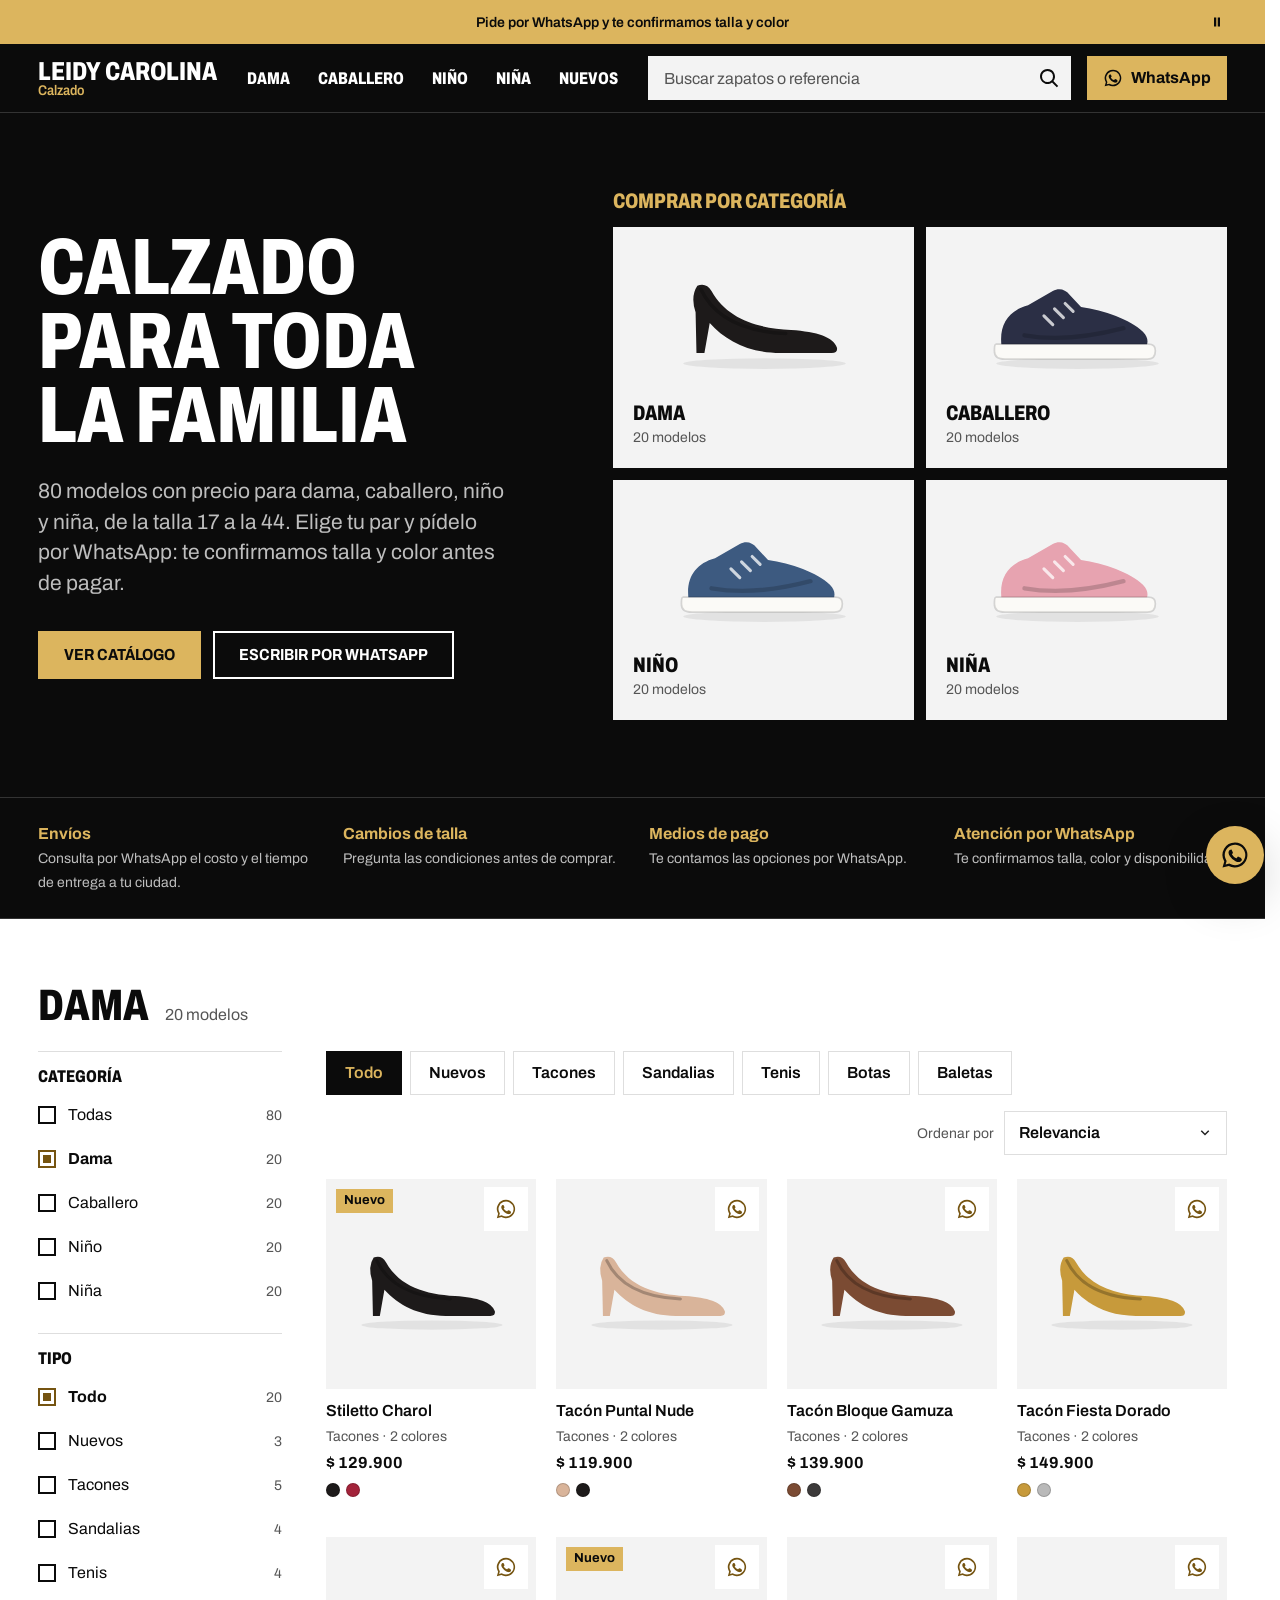
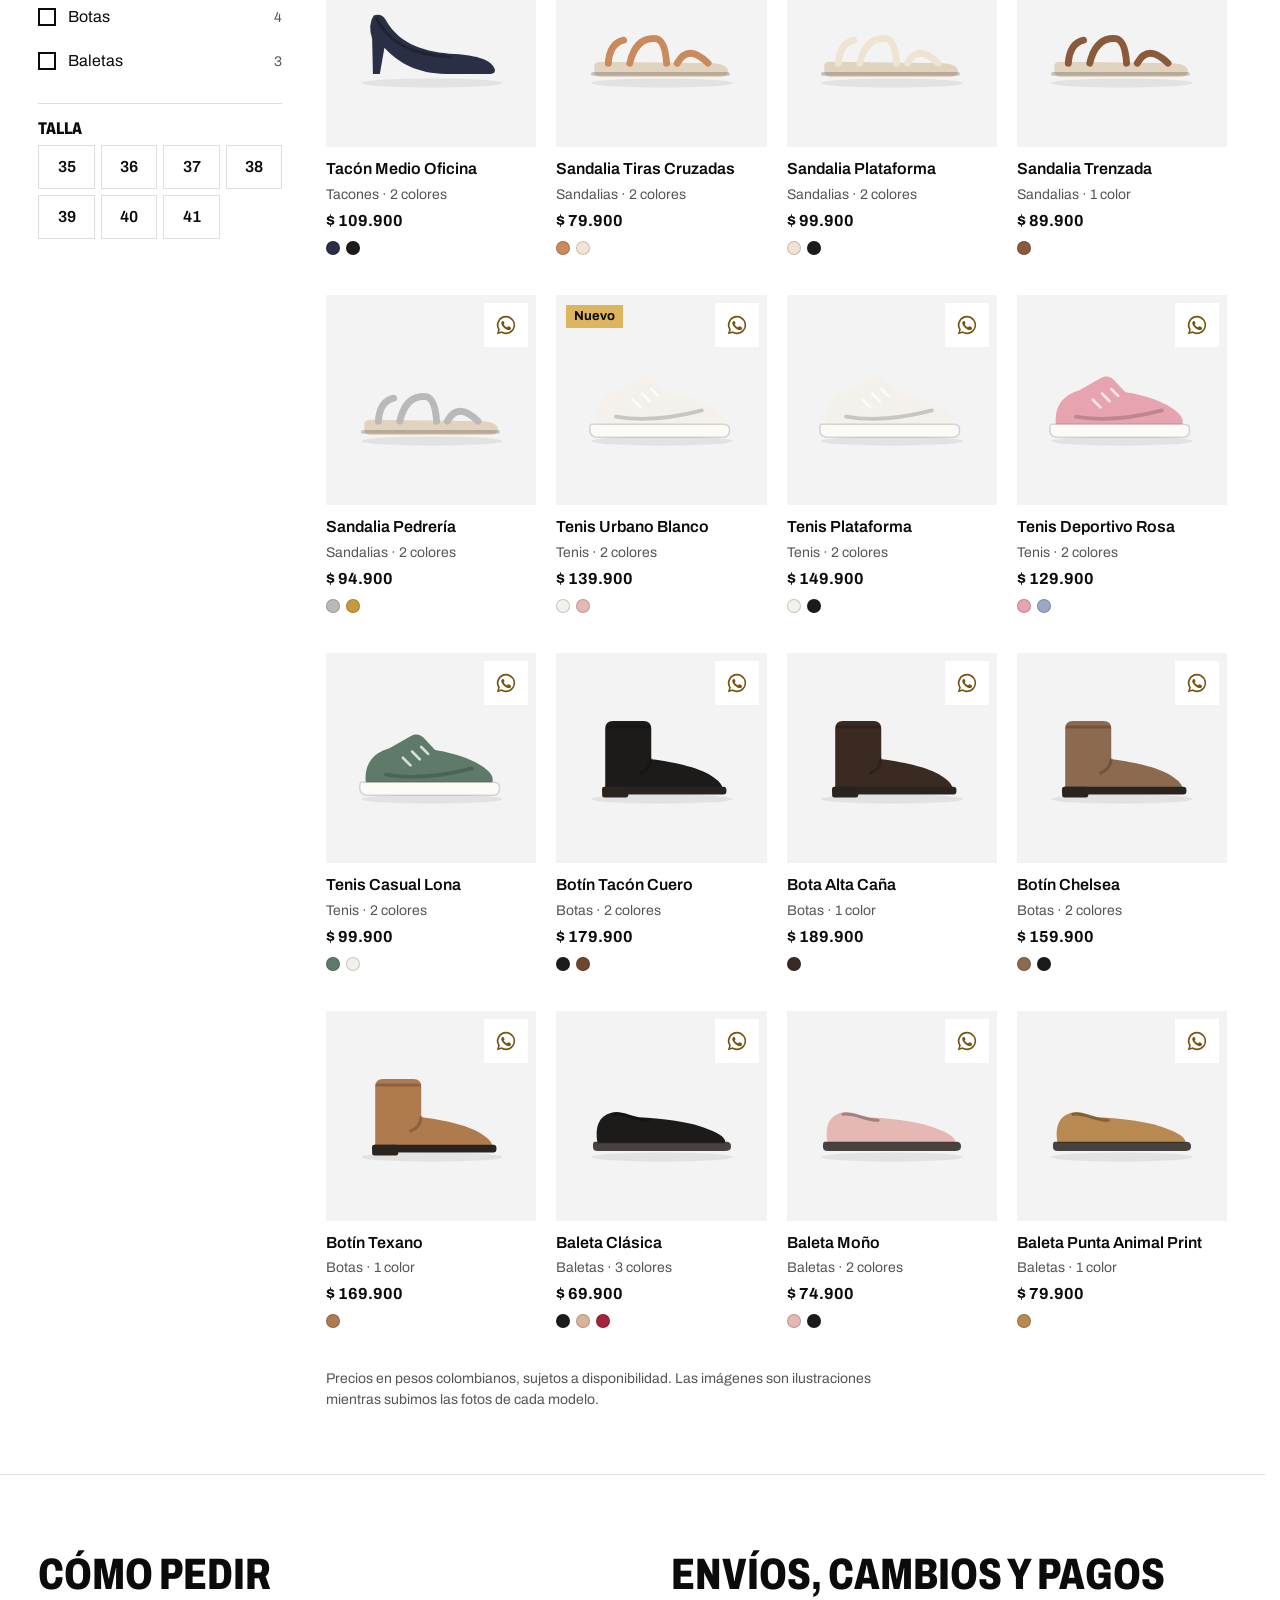
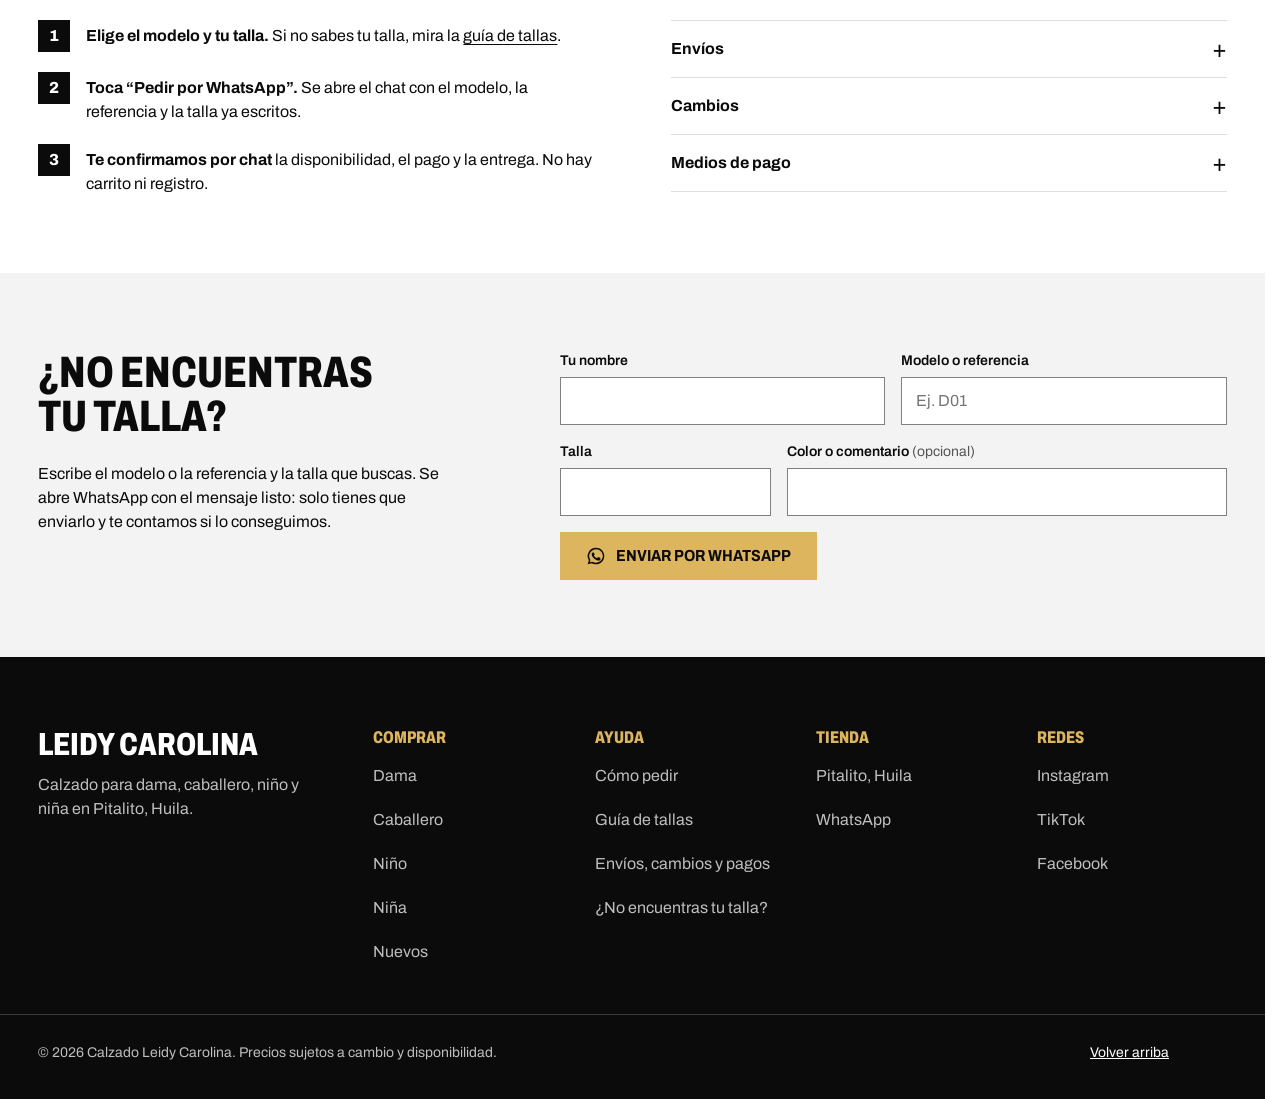
<file: index.html>
<!doctype html>
<html lang="es-CO">
<head>
  <meta charset="utf-8">
  <meta name="viewport" content="width=device-width, initial-scale=1">
  <title>Calzado Leidy Carolina · Zapatos para dama, caballero, niño y niña</title>
  <meta name="description" content="Catálogo de Calzado Leidy Carolina en Pitalito, Huila: 80 modelos para dama, caballero, niño y niña, con precio. Elige tu talla y pide por WhatsApp.">
  <meta name="theme-color" content="#0b0b0b">
  <link rel="icon" href="data:image/svg+xml,%3Csvg xmlns='http://www.w3.org/2000/svg' viewBox='0 0 32 32'%3E%3Crect width='32' height='32' fill='%23222'/%3E%3Cpath d='M9 7h4v14h8v4H9z' fill='%23fff'/%3E%3C/svg%3E">
  <link rel="preconnect" href="https://fonts.googleapis.com">
  <link rel="preconnect" href="https://fonts.gstatic.com" crossorigin>
  <link href="https://fonts.googleapis.com/css2?family=Archivo:wdth,wght@62..125,400..800&display=swap" rel="stylesheet">
  <link rel="stylesheet" href="css/estilos.css">
  <link rel="stylesheet" href="css/tema-dorado.css">
</head>
<body>
  <a class="saltar" href="#catalogo">Saltar al catálogo</a>

  <!-- BARRA DE AVISOS (TIENDA.anuncios) -->
  <div class="aviso" id="aviso" role="region" aria-label="Avisos de la tienda">
    <p class="aviso__texto" id="avisoTexto">Pide por WhatsApp y te confirmamos talla y color</p>
    <button type="button" class="aviso__pausa" id="avisoPausa" aria-pressed="false" hidden>
      <span class="oculto">Pausar avisos</span>
      <svg viewBox="0 0 24 24" aria-hidden="true"><path d="M8 6h3v12H8zM13 6h3v12h-3z"/></svg>
    </button>
  </div>

  <!-- CABECERA -->
  <header class="cabecera" id="inicio">
    <div class="cabecera__in">
      <button type="button" class="icono cabecera__menu" id="abrirMenu" aria-controls="menuMovil" aria-expanded="false">
        <span class="oculto">Abrir menú</span>
        <svg viewBox="0 0 24 24" aria-hidden="true"><path d="M3 6h18v2H3zM3 11h18v2H3zM3 16h18v2H3z"/></svg>
      </button>

      <a class="marca" href="#inicio" aria-label="Calzado Leidy Carolina, inicio">
        <span class="marca__nombre">Leidy Carolina</span>
        <span class="marca__linea">Calzado</span>
      </a>

      <nav class="nav" aria-label="Categorías">
        <ul class="nav__lista" id="navLista"></ul>
      </nav>

      <form class="buscador" id="buscador" role="search">
        <label class="oculto" for="buscar">Buscar en todo el catálogo</label>
        <input type="search" id="buscar" placeholder="Buscar zapatos o referencia" autocomplete="off" enterkeyhint="search">
        <button type="submit" class="icono buscador__ir">
          <span class="oculto">Buscar</span>
          <svg viewBox="0 0 24 24" aria-hidden="true"><path d="M10.5 3a7.5 7.5 0 0 1 5.9 12.1l4.8 4.8-1.4 1.4-4.8-4.8A7.5 7.5 0 1 1 10.5 3zm0 2a5.5 5.5 0 1 0 0 11 5.5 5.5 0 0 0 0-11z"/></svg>
        </button>
      </form>

      <button type="button" class="icono cabecera__lupa" id="abrirBuscar" aria-controls="buscador" aria-expanded="false">
        <span class="oculto">Buscar</span>
        <svg viewBox="0 0 24 24" aria-hidden="true"><path d="M10.5 3a7.5 7.5 0 0 1 5.9 12.1l4.8 4.8-1.4 1.4-4.8-4.8A7.5 7.5 0 1 1 10.5 3zm0 2a5.5 5.5 0 1 0 0 11 5.5 5.5 0 0 0 0-11z"/></svg>
      </button>

      <a class="boton-wa cabecera__wa" data-wa="general" target="_blank" rel="noopener">
        <svg viewBox="0 0 24 24" aria-hidden="true"><use href="#iconoWa"/></svg>
        <span class="cabecera__wa-texto">WhatsApp</span>
      </a>
    </div>
  </header>

  <main>
    <!-- PORTADA: sin fotografía, con accesos por categoría -->
    <section class="portada" aria-labelledby="portadaTitulo">
      <div class="portada__texto">
        <h1 class="portada__titulo" id="portadaTitulo">Calzado para toda la familia</h1>
        <p class="portada__frase">
          <span id="datoModelos">80 modelos con precio</span> para dama, caballero, niño y niña,
          <span id="datoTallas">de la talla 17 a la 44</span>. Elige tu par y pídelo por WhatsApp:
          te confirmamos talla y color antes de pagar.
        </p>
        <div class="portada__acciones">
          <a class="boton" href="#catalogo">Ver catálogo</a>
          <a class="boton boton--claro" data-wa="general" target="_blank" rel="noopener">Escribir por WhatsApp</a>
        </div>
      </div>
      <div class="portada__cats">
        <h2 class="portada__subtitulo">Comprar por categoría</h2>
        <ul class="mosaico" id="mosaico"></ul>
      </div>
    </section>

    <!-- FRANJA DE SERVICIO (TIENDA.servicios) -->
    <section class="servicios" aria-label="Cómo te atendemos">
      <ul class="servicios__lista" id="servicios"></ul>
    </section>

    <!-- CATÁLOGO -->
    <section class="catalogo" id="catalogo" aria-labelledby="catTitulo">
      <div class="catalogo__cabeza">
        <h2 class="catalogo__titulo" id="catTitulo">Dama</h2>
        <p class="catalogo__cuenta" id="catCuenta" aria-live="polite">20 modelos</p>
      </div>

      <div class="catalogo__cuerpo">
        <aside class="filtros" aria-label="Filtros">
          <div class="filtros__cuerpo" id="filtrosLado" data-region></div>
        </aside>

        <div class="catalogo__principal">
          <div class="pildoras" id="pildoras" role="group" aria-label="Tipo de zapato" data-region></div>

          <div class="barra">
            <button type="button" class="boton-filtros" id="abrirFiltros" aria-controls="hojaFiltros">
              <svg viewBox="0 0 24 24" aria-hidden="true"><path d="M3 6h11v2H3zM18 6h3v2h-3zM3 16h4v2H3zM11 16h10v2H11zM14 4h2v6h-2zM7 14h2v6H7z"/></svg>
              Filtros<span class="boton-filtros__n" id="filtrosN"></span>
            </button>
            <label class="orden">
              <span>Ordenar por</span>
              <select id="orden">
                <option value="relevancia">Relevancia</option>
                <option value="precio-menor">Precio: menor a mayor</option>
                <option value="precio-mayor">Precio: mayor a menor</option>
                <option value="nuevos">Nuevos primero</option>
              </select>
            </label>
          </div>

          <ul class="rejilla" id="rejilla"></ul>
          <div class="vacio" id="vacio" hidden></div>
          <p class="catalogo__nota">Precios en pesos colombianos, sujetos a disponibilidad. Las imágenes son ilustraciones mientras subimos las fotos de cada modelo.</p>
        </div>
      </div>
    </section>

    <!-- AYUDA: cómo pedir y políticas (TIENDA.politicas) -->
    <section class="ayuda" id="ayuda" aria-labelledby="ayudaTitulo">
      <div class="ayuda__pasos">
        <h2 class="seccion__titulo" id="ayudaTitulo">Cómo pedir</h2>
        <ol class="pasos">
          <li><b>Elige el modelo y tu talla.</b> Si no sabes tu talla, mira la <button type="button" class="enlace" data-guia>guía de tallas</button>.</li>
          <li><b>Toca “Pedir por WhatsApp”.</b> Se abre el chat con el modelo, la referencia y la talla ya escritos.</li>
          <li><b>Te confirmamos por chat</b> la disponibilidad, el pago y la entrega. No hay carrito ni registro.</li>
        </ol>
      </div>
      <div class="ayuda__politicas" id="envios">
        <h2 class="seccion__titulo">Envíos, cambios y pagos</h2>
        <div class="acordeon" id="politicas"></div>
      </div>
    </section>

    <!-- PEDIDO RÁPIDO -->
    <section class="pedido" id="pedido" aria-labelledby="pedidoTitulo">
      <div class="pedido__texto">
        <h2 class="seccion__titulo" id="pedidoTitulo">¿No encuentras tu talla?</h2>
        <p>Escribe el modelo o la referencia y la talla que buscas. Se abre WhatsApp con el mensaje listo: solo tienes que enviarlo y te contamos si lo conseguimos.</p>
      </div>
      <form class="pedido__form" id="formPedido" novalidate>
        <div class="campo">
          <label for="pedidoNombre">Tu nombre</label>
          <input id="pedidoNombre" name="nombre" autocomplete="name" required>
        </div>
        <div class="campo">
          <label for="pedidoModelo">Modelo o referencia</label>
          <input id="pedidoModelo" name="modelo" placeholder="Ej. D01" required>
        </div>
        <div class="campo campo--corto">
          <label for="pedidoTalla">Talla</label>
          <input id="pedidoTalla" name="talla" type="number" inputmode="numeric" min="15" max="46" required>
        </div>
        <div class="campo campo--ancho">
          <label for="pedidoNota">Color o comentario <span class="campo__opcional">(opcional)</span></label>
          <input id="pedidoNota" name="nota">
        </div>
        <p class="pedido__error" id="pedidoError" role="alert" hidden></p>
        <button type="submit" class="boton boton--wa pedido__enviar">
          <svg viewBox="0 0 24 24" aria-hidden="true"><use href="#iconoWa"/></svg>
          Enviar por WhatsApp
        </button>
      </form>
    </section>
  </main>

  <!-- PIE -->
  <footer class="pie">
    <div class="pie__cols">
      <div class="pie__marca">
        <p class="marca__nombre">Leidy Carolina</p>
        <p>Calzado para dama, caballero, niño y niña en <span id="pieCiudad">Pitalito, Huila</span>.</p>
      </div>
      <nav class="pie__col" aria-labelledby="pieComprar">
        <h2 id="pieComprar">Comprar</h2>
        <ul id="pieCategorias"></ul>
      </nav>
      <nav class="pie__col" aria-labelledby="pieAyuda">
        <h2 id="pieAyuda">Ayuda</h2>
        <ul>
          <li><a href="#ayuda">Cómo pedir</a></li>
          <li><button type="button" class="enlace" data-guia>Guía de tallas</button></li>
          <li><a href="#envios">Envíos, cambios y pagos</a></li>
          <li><a href="#pedido">¿No encuentras tu talla?</a></li>
        </ul>
      </nav>
      <div class="pie__col">
        <h2>Tienda</h2>
        <ul id="pieTienda"></ul>
      </div>
      <div class="pie__col">
        <h2>Redes</h2>
        <ul>
          <li><a id="lnkInstagram" target="_blank" rel="noopener">Instagram</a></li>
          <li><a id="lnkTiktok" target="_blank" rel="noopener">TikTok</a></li>
          <li><a id="lnkFacebook" target="_blank" rel="noopener">Facebook</a></li>
        </ul>
      </div>
    </div>
    <div class="pie__legal">
      <p>© <span id="anio">2026</span> Calzado Leidy Carolina. Precios sujetos a cambio y disponibilidad.</p>
      <a href="#inicio">Volver arriba</a>
    </div>
  </footer>

  <!-- WHATSAPP FLOTANTE CON DOS INTENCIONES -->
  <div class="wa-flota" id="waFlota">
    <div class="wa-flota__menu" id="waMenu" hidden>
      <p class="wa-flota__titulo">¿En qué te ayudamos?</p>
      <a data-wa="compra" target="_blank" rel="noopener">Comprar con asesora</a>
      <a data-wa="servicio" target="_blank" rel="noopener">Servicio al cliente</a>
    </div>
    <button type="button" class="wa-flota__boton" id="waBoton" aria-expanded="false" aria-controls="waMenu">
      <span class="oculto">Escribir por WhatsApp</span>
      <svg viewBox="0 0 24 24" aria-hidden="true"><use href="#iconoWa"/></svg>
    </button>
  </div>

  <!-- FICHA DEL PRODUCTO -->
  <dialog class="modal ficha" id="ficha" aria-labelledby="fichaNombre">
    <div id="fichaContenido"></div>
  </dialog>

  <!-- GUÍA DE TALLAS -->
  <dialog class="modal guia" id="guia" aria-labelledby="guiaTitulo">
    <div class="modal__barra">
      <h2 class="modal__titulo" id="guiaTitulo">Guía de tallas</h2>
      <button type="button" class="icono" data-cerrar><span class="oculto">Cerrar guía de tallas</span><svg viewBox="0 0 24 24" aria-hidden="true"><use href="#iconoX"/></svg></button>
    </div>
    <div class="guia__cuerpo" id="guiaCuerpo"></div>
  </dialog>

  <!-- FILTROS EN TELÉFONO Y TABLETA -->
  <dialog class="modal hoja-filtros" id="hojaFiltros" aria-labelledby="hojaFiltrosTitulo">
    <div class="modal__barra">
      <h2 class="modal__titulo" id="hojaFiltrosTitulo">Filtros</h2>
      <button type="button" class="icono" data-cerrar><span class="oculto">Cerrar filtros</span><svg viewBox="0 0 24 24" aria-hidden="true"><use href="#iconoX"/></svg></button>
    </div>
    <div class="hoja-filtros__cuerpo" id="filtrosHoja" data-region></div>
    <div class="hoja-filtros__pie">
      <button type="button" class="boton boton--claro" data-limpiar>Limpiar</button>
      <button type="button" class="boton" data-cerrar id="verResultados">Ver resultados</button>
    </div>
  </dialog>

  <!-- MENÚ EN TELÉFONO Y TABLETA -->
  <dialog class="modal cajon" id="menuMovil" aria-label="Menú">
    <div class="modal__barra">
      <p class="marca__nombre">Leidy Carolina</p>
      <button type="button" class="icono" data-cerrar><span class="oculto">Cerrar menú</span><svg viewBox="0 0 24 24" aria-hidden="true"><use href="#iconoX"/></svg></button>
    </div>
    <div class="cajon__cuerpo" id="cajonCuerpo"></div>
  </dialog>

  <!-- ÍCONOS -->
  <svg width="0" height="0" class="oculto" aria-hidden="true">
    <symbol id="iconoWa" viewBox="0 0 24 24"><path fill="currentColor" d="M12 2a10 10 0 0 0-8.6 15.1L2 22l5-1.3A10 10 0 1 0 12 2zm0 18.2a8.2 8.2 0 0 1-4.2-1.2l-.3-.2-3 .8.8-2.9-.2-.3A8.2 8.2 0 1 1 12 20.2zm4.5-6.1c-.2-.1-1.5-.7-1.7-.8-.2-.1-.4-.1-.6.1l-.8 1c-.1.2-.3.2-.5.1a6.7 6.7 0 0 1-3.3-2.9c-.2-.4.2-.4.7-1.3.1-.2 0-.3 0-.4l-.8-1.8c-.2-.5-.4-.4-.6-.4h-.5a1 1 0 0 0-.7.3 3 3 0 0 0-.9 2.2 5.2 5.2 0 0 0 1.1 2.7 11.8 11.8 0 0 0 4.5 4c1.7.7 2.3.8 3.2.6.5-.1 1.5-.6 1.7-1.2.2-.6.2-1.1.1-1.2l-.4-.3z"/></symbol>
    <symbol id="iconoX" viewBox="0 0 24 24"><path fill="currentColor" d="M6.4 5 12 10.6 17.6 5 19 6.4 13.4 12l5.6 5.6-1.4 1.4-5.6-5.6L6.4 19 5 17.6l5.6-5.6L5 6.4z"/></symbol>
    <symbol id="iconoFlecha" viewBox="0 0 24 24"><path fill="currentColor" d="m9 5 7 7-7 7-1.4-1.4 5.6-5.6-5.6-5.6z"/></symbol>
  </svg>

  <script src="js/productos.js"></script>
  <script src="js/app.js"></script>
</body>
</html>
</file>
<file: css/estilos.css>
/* =========================================================
   Calzado Leidy Carolina — tienda de calzado, estilo retail sobrio:
   fondo blanco, fichas gris claro, botones negros de esquina recta,
   un acento vino para sellos y estados activos, verde solo en WhatsApp.
   Puntos de corte: 1100px (escritorio) y 760px (teléfono).
   ========================================================= */
:root {
  /* color */
  --blanco: #ffffff;
  --gris: oklch(0.965 0 0);          /* fichas de producto y paneles */
  --gris-hondo: oklch(0.93 0 0);     /* hover de superficies grises */
  --linea: oklch(0.9 0 0);           /* separadores finos de filtros, pie y acordeones */
  --tinta: oklch(0.2 0 0);
  --tinta-hover: oklch(0.34 0 0);
  --tinta-suave: oklch(0.45 0 0);    /* texto secundario: 7:1 sobre blanco */
  --apagado: oklch(0.68 0 0);        /* tallas sin modelos (deshabilitadas) */
  --acento: oklch(0.42 0.14 20);     /* vino: sellos, oferta, activos */
  --wa: oklch(0.47 0.12 152);        /* verde WhatsApp, solo en acciones de WhatsApp */
  --wa-hondo: oklch(0.4 0.11 152);
  --pie-texto: oklch(0.82 0 0);

  /* tipo: una familia, dos anchos */
  --fuente: "Archivo", "Arial Narrow", Arial, sans-serif;
  --paso-chico: 0.875rem;
  --paso-texto: 1rem;
  --paso-guia: clamp(1.125rem, 1rem + 0.4vw, 1.375rem);
  --paso-titulo: clamp(1.75rem, 1.2rem + 2vw, 2.75rem);
  --paso-gigante: clamp(2.5rem, 1.4rem + 4.6vw, 5rem);

  /* espacio */
  --margen: clamp(16px, 3vw, 40px);
  --ancho: 1440px;
  --borde: max(var(--margen), calc((100% - var(--ancho)) / 2 + var(--margen)));
  --alto-cabecera: 68px;

  /* movimiento */
  --salida: cubic-bezier(0.22, 1, 0.36, 1);

  /* elevación: solo para lo que flota (ventanas, menús, botón de WhatsApp) */
  --sombra: 0 16px 48px oklch(0 0 0 / 0.2);

  /* capas */
  --z-cabecera: 40;
  --z-flota: 30;
}

*, *::before, *::after { box-sizing: border-box; }
html { -webkit-text-size-adjust: 100%; scrollbar-gutter: stable; }
@media (prefers-reduced-motion: no-preference) { html { scroll-behavior: smooth; } }
html:has(dialog[open]) { overflow: hidden; }
body {
  margin: 0;
  font-family: var(--fuente);
  font-size: var(--paso-texto);
  line-height: 1.5;
  color: var(--tinta);
  background: var(--blanco);
  -webkit-font-smoothing: antialiased;
  overflow-x: clip;
}
img, svg { display: block; max-width: 100%; }
img { height: auto; }
a { color: inherit; }
button, input, select { font: inherit; color: inherit; }
button { cursor: pointer; }
h1, h2, h3, h4, p, ul, ol, dl, dd, figure { margin: 0; }
ul, ol { padding: 0; list-style: none; }
h1, h2, h3, h4 { text-wrap: balance; }
p { text-wrap: pretty; }
[hidden] { display: none !important; }
:focus-visible { outline: 3px solid var(--tinta); outline-offset: 3px; }
::selection { background: var(--tinta); color: var(--blanco); }

.oculto { /* taste-skill-ignore: ayuda visualmente oculta para lectores de pantalla */
  position: absolute !important;
  width: 1px; height: 1px;
  padding: 0; margin: -1px;
  overflow: hidden;
  clip: rect(0 0 0 0);
  white-space: nowrap;
  border: 0;
}
.saltar {
  position: absolute;
  left: 8px; top: -80px;
  z-index: 100;
  padding: 12px 16px;
  background: var(--tinta);
  color: var(--blanco);
  font-weight: 700;
}
.saltar:focus { top: 8px; }

/* Rótulo: Archivo condensada en mayúsculas */
.portada__titulo, .catalogo__titulo, .seccion__titulo, .marca__nombre, .mosaico__nombre,
.ficha__nombre, .modal__titulo, .vacio__titulo, .cajon__titulo, .cajon__item--cat, .nav__enlace,
.portada__subtitulo, .ficha__subtitulo, .guia__subtitulo, .filtro__titulo, .pie__col h2 {
  font-stretch: 75%;
  font-weight: 800;
  text-transform: uppercase;
  line-height: 1;
  letter-spacing: 0;
}

/* ---------- Botones y enlaces ---------- */
.boton {
  display: inline-flex;
  align-items: center;
  justify-content: center;
  gap: 10px;
  min-height: 48px;
  padding: 0 24px;
  border: 2px solid var(--tinta);
  border-radius: 0;
  background: var(--tinta);
  color: var(--blanco);
  font-weight: 700;
  font-stretch: 87.5%;
  text-transform: uppercase;
  text-decoration: none;
  text-align: center;
  line-height: 1.1;
  transition: background-color 0.2s, border-color 0.2s, color 0.2s;
}
.boton:hover { background: var(--tinta-hover); border-color: var(--tinta-hover); }
.boton svg { width: 20px; height: 20px; flex: none; }
.boton--claro { background: var(--blanco); color: var(--tinta); }
.boton--claro:hover { background: var(--gris); border-color: var(--tinta); }
.boton--wa, .boton-wa { background: var(--wa); border-color: var(--wa); color: var(--blanco); }
.boton--wa:hover, .boton-wa:hover { background: var(--wa-hondo); border-color: var(--wa-hondo); }

.enlace {
  padding: 0;
  border: 0;
  background: none;
  color: inherit;
  text-decoration: underline;
  text-underline-offset: 3px;
  text-decoration-thickness: 1px;
}
.enlace:hover { text-decoration-thickness: 2px; }
.enlace--bloque { display: inline-flex; align-items: center; min-height: 44px; }

.icono {
  display: inline-grid;
  place-items: center;
  flex: none;
  width: 44px; height: 44px;
  padding: 0;
  border: 0;
  background: none;
  color: inherit;
}
.icono svg { width: 24px; height: 24px; fill: currentColor; }

/* ---------- Barra de avisos ---------- */
.aviso {
  position: relative;
  display: flex;
  align-items: center;
  justify-content: center;
  min-height: 44px;
  padding: 0 56px;
  background: var(--tinta);
  color: var(--blanco);
  font-size: var(--paso-chico);
  font-weight: 600;
  text-align: center;
}
.aviso :focus-visible { outline-color: var(--blanco); outline-offset: -4px; }
.aviso__pausa {
  position: absolute;
  right: max(4px, calc(var(--margen) - 12px));
  top: 0;
  display: grid;
  place-items: center;
  width: 44px; height: 44px;
  border: 0;
  background: none;
  color: var(--blanco);
}
.aviso__pausa svg { width: 18px; height: 18px; fill: currentColor; }

/* ---------- Cabecera ---------- */
.cabecera {
  position: sticky;
  top: 0;
  z-index: var(--z-cabecera);
  background: var(--blanco);
  border-bottom: 1px solid var(--linea);
}
.cabecera__in {
  display: flex;
  align-items: center;
  gap: 8px 16px;
  max-width: var(--ancho);
  min-height: var(--alto-cabecera);
  margin: 0 auto;
  padding: 0 var(--margen);
}
.marca {
  display: flex;
  flex-direction: column;
  justify-content: center;
  flex: none;
  min-height: 44px;
  text-decoration: none;
  line-height: 1;
}
.marca .marca__nombre { font-size: 1.625rem; }
.marca__linea {
  font-size: var(--paso-chico);
  font-weight: 600;
  font-stretch: 87.5%;
  color: var(--tinta-suave);
}
.cabecera__menu { margin-left: -10px; }

.nav { align-self: stretch; }
.nav__lista { display: flex; height: 100%; }
.nav__item { position: relative; display: flex; }
.nav__enlace {
  display: flex;
  align-items: center;
  padding: 0 14px;
  font-size: 1.0625rem;
  text-decoration: none;
  border-bottom: 3px solid transparent;
  border-top: 3px solid transparent;
}
.nav__item:hover > .nav__enlace { border-bottom-color: var(--tinta); }
.nav__panel {
  position: absolute;
  top: 100%;
  left: 0;
  min-width: 240px;
  padding: 8px 0;
  background: var(--blanco);
  border: 1px solid var(--linea);
  box-shadow: var(--sombra); /* taste-skill-ignore: menú desplegable, flota sobre la página */
  visibility: hidden;
  opacity: 0;
  transform: translateY(6px);
  transition: opacity 0.18s, transform 0.18s var(--salida), visibility 0s 0.18s;
}
.nav__item:hover .nav__panel,
.nav__item:focus-within .nav__panel {
  visibility: visible;
  opacity: 1;
  transform: none;
  transition: opacity 0.18s, transform 0.25s var(--salida), visibility 0s;
}
.nav__item.cerrado .nav__panel { visibility: hidden; opacity: 0; }
.nav__panel a {
  display: flex;
  align-items: center;
  justify-content: space-between;
  gap: 16px;
  min-height: 44px;
  padding: 0 20px;
  text-decoration: none;
}
.nav__panel a:hover { background: var(--gris); }
.nav__panel li:first-child a { font-weight: 700; }
.nav__panel span { color: var(--tinta-suave); font-size: var(--paso-chico); font-weight: 400; }

.buscador {
  display: flex;
  align-items: center;
  flex: 1 1 200px;
  min-width: 0;
  max-width: 440px;
  margin-left: auto;
  background: var(--gris);
}
.buscador:focus-within { outline: 3px solid var(--tinta); outline-offset: 0; }
.buscador input {
  flex: 1;
  min-width: 0;
  height: 44px;
  padding: 0 0 0 16px;
  border: 0;
  background: transparent;
  font-size: 1rem;
}
.buscador input:focus-visible { outline: none; }
.buscador input::placeholder { color: var(--tinta-suave); opacity: 1; }
.buscador__ir:focus-visible { outline-offset: -3px; }

.boton-wa {
  display: inline-flex;
  align-items: center;
  gap: 8px;
  flex: none;
  min-height: 44px;
  padding: 0 16px;
  border: 0;
  font-weight: 700;
  text-decoration: none;
}
.boton-wa svg { width: 20px; height: 20px; }

/* ---------- Portada ---------- */
.portada {
  display: grid;
  grid-template-columns: minmax(0, 5fr) minmax(0, 6fr);
  align-items: center;
  gap: clamp(32px, 5vw, 80px);
  padding: clamp(40px, 6vw, 88px) var(--borde);
}
.portada__titulo { font-size: var(--paso-gigante); line-height: 0.92; }
.portada__frase {
  max-width: 46ch;
  margin-top: 24px;
  font-size: var(--paso-guia);
  line-height: 1.45;
}
.portada__acciones { display: flex; flex-wrap: wrap; gap: 12px; margin-top: 32px; }
.portada__subtitulo { font-size: var(--paso-guia); margin-bottom: 16px; }

.mosaico { display: grid; grid-template-columns: repeat(2, minmax(0, 1fr)); gap: 12px; }
.mosaico__tile {
  display: grid;
  gap: 4px;
  height: 100%;
  padding: 16px 20px 20px;
  background: var(--gris);
  text-decoration: none;
  transition: background-color 0.2s;
}
.mosaico__tile:hover { background: var(--gris-hondo); }
.mosaico__foto { display: grid; place-items: center; aspect-ratio: 16 / 9; }
.mosaico__foto svg { width: 78%; transition: transform 0.4s var(--salida); }
.mosaico__tile:hover .mosaico__foto svg { transform: translateY(-6px); }
.mosaico__nombre { font-size: var(--paso-guia); margin-top: 8px; }
.mosaico__n { color: var(--tinta-suave); font-size: var(--paso-chico); }

/* ---------- Franja de servicio ---------- */
.servicios { border-block: 1px solid var(--linea); }
.servicios__lista {
  display: grid;
  grid-template-columns: repeat(4, minmax(0, 1fr));
  gap: 20px 32px;
  padding: 24px var(--borde);
}
.servicios__lista b { display: block; font-weight: 700; }
.servicios__lista span { color: var(--tinta-suave); font-size: var(--paso-chico); }

/* ---------- Catálogo ---------- */
.catalogo, .ayuda, .pedido { scroll-margin-top: var(--alto-cabecera); }
.catalogo { padding: clamp(40px, 5vw, 72px) var(--borde); }
.catalogo__cabeza {
  display: flex;
  flex-wrap: wrap;
  align-items: baseline;
  gap: 8px 16px;
  margin-bottom: 24px;
}
.catalogo__titulo { font-size: var(--paso-titulo); overflow-wrap: anywhere; }
.catalogo__cuenta { color: var(--tinta-suave); }
.catalogo__cuerpo {
  display: grid;
  grid-template-columns: 248px minmax(0, 1fr);
  gap: 40px;
  align-items: start;
}
.catalogo__nota { margin-top: 40px; color: var(--tinta-suave); font-size: var(--paso-chico); max-width: 70ch; }

/* Filtros (barra lateral y hoja) */
.filtros {
  position: sticky;
  top: calc(var(--alto-cabecera) + 16px);
  max-height: calc(100vh - var(--alto-cabecera) - 32px);
  overflow-y: auto;
  padding-right: 4px;
}
.filtro { padding: 16px 0 20px; border-top: 1px solid var(--linea); }
.filtro__titulo { font-size: 1.0625rem; margin-bottom: 8px; }
.filtro__nota { color: var(--tinta-suave); font-size: var(--paso-chico); }
.opcion {
  display: flex;
  align-items: center;
  gap: 12px;
  width: 100%;
  min-height: 44px;
  padding: 0;
  border: 0;
  background: none;
  text-align: left;
}
.opcion::before {
  content: "";
  flex: none;
  width: 18px; height: 18px;
  border: 2px solid var(--tinta);
  background: var(--blanco);
}
.opcion[aria-pressed="true"]::before { background: var(--acento); border-color: var(--acento); box-shadow: inset 0 0 0 3px var(--blanco); /* taste-skill-ignore: relleno de la casilla marcada, no es sombra */ }
.opcion[aria-pressed="true"] { font-weight: 700; }
.opcion span:first-child { flex: 1; }
.opcion__n { color: var(--tinta-suave); font-size: var(--paso-chico); font-weight: 400; }
.opcion:disabled { color: var(--apagado); cursor: default; }
.opcion:disabled::before { border-color: var(--apagado); }
.opcion:disabled .opcion__n { color: var(--apagado); }
.opcion:hover:not(:disabled) span:first-child { text-decoration: underline; text-underline-offset: 3px; }
.filtros__limpiar { width: 100%; }

.tallas { display: grid; grid-template-columns: repeat(auto-fill, minmax(48px, 1fr)); gap: 6px; margin-bottom: 4px; }
.talla {
  min-height: 44px;
  padding: 0;
  border: 1px solid var(--linea);
  background: var(--blanco);
  font-weight: 600;
  transition: border-color 0.15s;
}
.talla:hover:not(:disabled) { border-color: var(--tinta); }
.talla[aria-pressed="true"] { background: var(--tinta); border-color: var(--tinta); color: var(--blanco); }
.talla:disabled { background: var(--gris); color: var(--apagado); text-decoration: line-through; cursor: default; }

/* Pastillas de tipo y barra de orden */
.pildoras {
  display: flex;
  gap: 8px;
  overflow-x: auto;
  scrollbar-width: none;
  padding: 3px; /* deja ver el foco */
  margin: -3px;
}
.pildoras::-webkit-scrollbar { display: none; }
.pildora {
  flex: none;
  min-height: 44px;
  padding: 0 18px;
  border: 1px solid var(--linea);
  background: var(--blanco);
  font-weight: 600;
  white-space: nowrap;
}
.pildora:hover { border-color: var(--tinta); }
.pildora[aria-pressed="true"] { background: var(--tinta); border-color: var(--tinta); color: var(--blanco); }

.barra {
  display: flex;
  align-items: center;
  justify-content: space-between;
  gap: 12px;
  margin: 16px 0 24px;
}
.boton-filtros {
  display: none;
  align-items: center;
  gap: 8px;
  min-height: 44px;
  padding: 0 16px;
  border: 1px solid var(--tinta);
  background: var(--blanco);
  font-weight: 700;
}
.boton-filtros svg { width: 20px; height: 20px; fill: currentColor; }
.orden { display: flex; align-items: center; gap: 10px; margin-left: auto; }
.orden span { color: var(--tinta-suave); font-size: var(--paso-chico); }
.orden select {
  min-height: 44px;
  padding: 0 40px 0 14px;
  border: 1px solid var(--linea);
  border-radius: 0;
  background: var(--blanco) url("data:image/svg+xml,%3Csvg xmlns='http://www.w3.org/2000/svg' viewBox='0 0 24 24'%3E%3Cpath d='m7 9 5 5 5-5' fill='none' stroke='%23222' stroke-width='2'/%3E%3C/svg%3E") no-repeat right 12px center / 18px;
  appearance: none;
  font-weight: 600;
}
.orden select:hover { border-color: var(--tinta); }

/* Rejilla de productos */
.rejilla {
  display: grid;
  grid-template-columns: repeat(4, minmax(0, 1fr));
  gap: 40px 20px;
}
.tarjeta { position: relative; display: flex; flex-direction: column; }
.tarjeta__foto {
  position: relative;
  display: grid;
  place-items: center;
  aspect-ratio: 1;
  overflow: hidden;
  background: var(--gris);
}
.tarjeta__foto svg { width: 84%; transition: transform 0.45s var(--salida); }
.tarjeta__foto img, .ficha__foto img { width: 100%; height: 100%; object-fit: cover; }
.tarjeta:hover .tarjeta__foto svg { transform: translateY(-8px) scale(1.03); }
.sellos { position: absolute; top: 10px; left: 10px; display: flex; flex-direction: column; align-items: flex-start; gap: 6px; }
.sello {
  padding: 4px 8px;
  background: var(--acento);
  color: var(--blanco);
  font-size: 0.8125rem;
  font-weight: 700;
  line-height: 1.2;
}
.tarjeta__info { display: grid; gap: 4px; padding-top: 12px; }
.tarjeta__nombre { font-size: 1rem; font-weight: 600; line-height: 1.3; }
.tarjeta__abrir {
  padding: 0;
  border: 0;
  background: none;
  font-weight: inherit;
  text-align: left;
}
.tarjeta__abrir::after { content: ""; position: absolute; inset: 0; z-index: 1; }
.tarjeta__abrir:focus-visible { outline: none; }
.tarjeta__abrir:focus-visible::after { outline: 3px solid var(--tinta); outline-offset: 4px; }
.tarjeta:hover .tarjeta__abrir { text-decoration: underline; text-underline-offset: 3px; }
.tarjeta__meta { color: var(--tinta-suave); font-size: var(--paso-chico); }
.tarjeta__precio { font-weight: 700; }
.tarjeta__precio s, .ficha__precio s { margin-right: 6px; color: var(--tinta-suave); font-weight: 400; }
.precio-oferta { color: var(--acento); }
.puntos { display: flex; gap: 6px; margin-top: 4px; }
.puntos i { width: 14px; height: 14px; border-radius: 50%; border: 1px solid oklch(0 0 0 / 0.18); }
.tarjeta__wa {
  position: absolute;
  top: 8px; right: 8px;
  z-index: 2;
  display: grid;
  place-items: center;
  width: 44px; height: 44px;
  background: var(--blanco);
  color: var(--wa);
  transition: background-color 0.2s, color 0.2s;
}
.tarjeta__wa svg { width: 22px; height: 22px; }
.tarjeta__wa:hover { background: var(--wa); color: var(--blanco); }

.vacio {
  display: grid;
  justify-items: center;
  gap: 16px;
  padding: clamp(40px, 6vw, 72px) 24px;
  background: var(--gris);
  text-align: center;
}
.vacio__titulo { font-size: var(--paso-guia); }
.vacio p { max-width: 52ch; }
.vacio__acciones { display: flex; flex-wrap: wrap; justify-content: center; gap: 12px; }

/* ---------- Ayuda: cómo pedir y políticas ---------- */
.seccion__titulo { font-size: var(--paso-titulo); margin-bottom: 24px; }
.ayuda {
  display: grid;
  grid-template-columns: repeat(2, minmax(0, 1fr));
  gap: 40px clamp(40px, 6vw, 96px);
  padding: clamp(48px, 6vw, 88px) var(--borde);
  border-top: 1px solid var(--linea);
}
.pasos { counter-reset: paso; display: grid; gap: 20px; }
.pasos li {
  counter-increment: paso;
  position: relative;
  min-height: 32px;
  padding: 4px 0 0 48px;
}
.pasos li::before {
  content: counter(paso);
  position: absolute;
  left: 0; top: 0;
  display: grid;
  place-items: center;
  width: 32px; height: 32px;
  background: var(--tinta);
  color: var(--blanco);
  font-weight: 800;
}

.acordeon__item { border-top: 1px solid var(--linea); }
.acordeon__item:last-child { border-bottom: 1px solid var(--linea); }
.acordeon__item summary {
  display: flex;
  align-items: center;
  justify-content: space-between;
  gap: 16px;
  min-height: 56px;
  font-weight: 700;
  cursor: pointer;
  list-style: none;
}
.acordeon__item summary::-webkit-details-marker { display: none; }
.acordeon__item summary::after { content: "+"; font-size: 1.5rem; font-weight: 400; line-height: 1; }
.acordeon__item[open] summary::after { content: "−"; }
.acordeon__item > p, .acordeon__item > dl { padding-bottom: 16px; max-width: 60ch; }
.acordeon__item > p + p { margin-top: -6px; }

/* ---------- Pedido rápido ---------- */
.pedido {
  display: grid;
  grid-template-columns: minmax(0, 4fr) minmax(0, 6fr);
  gap: 32px clamp(40px, 6vw, 96px);
  padding: clamp(48px, 6vw, 88px) var(--borde);
  background: var(--gris);
}
.pedido__texto p { max-width: 46ch; }
.pedido__form { display: grid; grid-template-columns: repeat(6, minmax(0, 1fr)); gap: 16px; align-items: end; }
.campo { display: grid; gap: 6px; grid-column: span 3; }
.campo--corto { grid-column: span 2; }
.campo--ancho { grid-column: span 4; }
.campo label { font-weight: 600; font-size: var(--paso-chico); }
.campo__opcional { color: var(--tinta-suave); font-weight: 400; }
.campo input {
  width: 100%;
  min-height: 48px;
  padding: 0 14px;
  border: 1px solid oklch(0.6 0 0); /* 3,9:1 sobre blanco: el borde del campo se distingue */
  border-radius: 0;
  background: var(--blanco);
}
.campo input:hover { border-color: var(--tinta); }
.campo input:focus-visible { outline-offset: 0; border-color: var(--tinta); }
.campo input[aria-invalid="true"] { border-color: var(--acento); border-width: 2px; }
.pedido__error { grid-column: 1 / -1; color: var(--acento); font-weight: 700; }
.pedido__enviar { grid-column: 1 / -1; justify-self: start; }

/* ---------- Pie ---------- */
.pie { background: var(--tinta); color: var(--blanco); }
.pie :focus-visible { outline-color: var(--blanco); }
.pie__cols {
  display: grid;
  grid-template-columns: minmax(0, 1.6fr) repeat(4, minmax(0, 1fr));
  gap: 32px;
  padding: clamp(48px, 6vw, 72px) var(--borde) 40px;
}
.pie__marca .marca__nombre { font-size: 2rem; margin-bottom: 12px; }
.pie__marca p:not(.marca__nombre) { color: var(--pie-texto); max-width: 32ch; }
.pie__col h2 { font-size: 1.0625rem; margin-bottom: 8px; }
.pie__col li { color: var(--pie-texto); }
.pie__col a, .pie__col .enlace {
  display: inline-flex;
  align-items: center;
  min-height: 44px;
  color: var(--pie-texto);
  text-decoration: none;
}
.pie__col a:hover, .pie__col .enlace:hover { color: var(--blanco); text-decoration: underline; text-underline-offset: 3px; }
.pie__legal {
  display: flex;
  flex-wrap: wrap;
  align-items: center;
  justify-content: space-between;
  gap: 8px 24px;
  padding: 16px max(var(--borde), 96px) 24px var(--borde); /* a la derecha deja libre el botón flotante de WhatsApp */
  border-top: 1px solid oklch(0.35 0 0);
  color: var(--pie-texto);
  font-size: var(--paso-chico);
}
.pie__legal a { display: inline-flex; align-items: center; min-height: 44px; color: var(--blanco); }

/* ---------- WhatsApp flotante ---------- */
.wa-flota {
  position: fixed;
  right: max(16px, env(safe-area-inset-right));
  bottom: max(16px, env(safe-area-inset-bottom));
  z-index: var(--z-flota);
  display: flex;
  flex-direction: column;
  align-items: flex-end;
  gap: 12px;
}
.wa-flota__boton {
  display: grid;
  place-items: center;
  width: 58px; height: 58px;
  border: 0;
  border-radius: 50%;
  background: var(--wa);
  color: var(--blanco);
  box-shadow: var(--sombra); /* taste-skill-ignore: botón flotante, va por encima de la página */
  transition: background-color 0.2s, transform 0.2s var(--salida);
}
.wa-flota__boton:hover { background: var(--wa-hondo); transform: translateY(-2px); }
.wa-flota__boton svg { width: 30px; height: 30px; }
.wa-flota__menu {
  width: 260px;
  padding: 8px 0;
  background: var(--blanco);
  box-shadow: var(--sombra); /* taste-skill-ignore: menú flotante */
}
.wa-flota__titulo { padding: 8px 20px; font-weight: 700; }
.wa-flota__menu a {
  display: flex;
  align-items: center;
  min-height: 48px;
  padding: 0 20px;
  border-top: 1px solid var(--linea);
  color: var(--wa-hondo);
  font-weight: 700;
  text-decoration: none;
}
.wa-flota__menu a:hover { background: var(--gris); }
.wa-flota__menu a:focus-visible { outline-offset: -3px; }

/* ---------- Ventanas (dialog) ---------- */
.modal {
  padding: 0;
  border: 0;
  border-radius: 0;
  max-width: none;
  max-height: none;
  background: var(--blanco);
  color: var(--tinta);
  box-shadow: var(--sombra); /* taste-skill-ignore: ventana sobre la página */
}
.modal::backdrop { background: oklch(0.15 0 0 / 0.55); }
.modal__barra {
  position: sticky;
  top: 0;
  z-index: 3;
  display: flex;
  align-items: center;
  justify-content: space-between;
  gap: 16px;
  min-height: 60px;
  padding: 8px 8px 8px 24px;
  background: var(--blanco);
  border-bottom: 1px solid var(--linea);
}
.modal__barra .icono:focus-visible { outline-offset: -3px; }
.modal__titulo { font-size: var(--paso-guia); }

/* Ficha del producto */
.ficha {
  width: min(1120px, 100vw - 48px);
  max-height: calc(100dvh - 48px);
  margin: auto;
  overflow-y: auto;
  overscroll-behavior: contain;
}
.migas { min-width: 0; font-size: var(--paso-chico); }
.migas ol { display: flex; flex-wrap: nowrap; align-items: center; min-width: 0; }
.migas li { display: flex; align-items: center; white-space: nowrap; }
.migas li + li::before { content: "/"; margin: 0 8px; color: var(--tinta-suave); }
.migas a { display: inline-flex; align-items: center; min-height: 44px; }
.migas [aria-current] { overflow: hidden; text-overflow: ellipsis; color: var(--tinta-suave); }
.ficha__cuerpo {
  display: grid;
  grid-template-columns: minmax(0, 1.1fr) minmax(0, 1fr);
  gap: clamp(24px, 4vw, 48px);
  padding: 24px;
}
.ficha__foto {
  position: relative;
  display: grid;
  place-items: center;
  align-self: start;
  aspect-ratio: 1;
  background: var(--gris);
}
.ficha__foto svg { width: 84%; }
.ficha__info { display: grid; align-content: start; gap: 12px; min-width: 0; }
.ficha__nombre { font-size: var(--paso-titulo); }
.ficha__nombre:focus { outline: none; }
.ficha__ref { color: var(--tinta-suave); font-size: var(--paso-chico); }
.ficha__precio { font-size: var(--paso-guia); font-weight: 700; }
.ficha__grupo { display: grid; gap: 10px; padding-top: 12px; border-top: 1px solid var(--linea); }
.ficha__etiqueta { font-weight: 700; }
.ficha__etiqueta b { font-weight: 400; }
.ficha__rango { font-weight: 400; color: var(--tinta-suave); }
.ficha__fila { display: flex; align-items: center; justify-content: space-between; gap: 12px; }
.colores { display: flex; flex-wrap: wrap; gap: 8px; }
.color {
  display: inline-flex;
  align-items: center;
  gap: 8px;
  min-height: 44px;
  padding: 0 14px 0 10px;
  border: 1px solid var(--linea);
  background: var(--blanco);
}
.color i { width: 20px; height: 20px; border-radius: 50%; border: 1px solid oklch(0 0 0 / 0.18); }
.color:hover { border-color: var(--tinta); }
.color[aria-pressed="true"] { border-color: var(--tinta); outline: 2px solid var(--tinta); outline-offset: -2px; font-weight: 700; }
.color[aria-pressed="true"]:focus-visible { outline: 3px solid var(--tinta); outline-offset: 3px; }
.tallas--ficha { grid-template-columns: repeat(auto-fill, minmax(52px, 1fr)); }
.ficha__aviso { color: var(--acento); font-weight: 700; }
.ficha__aviso:empty { display: none; }
.ficha__pedir { width: 100%; margin-top: 8px; }
.ficha__servicios { display: grid; gap: 6px; padding: 16px; background: var(--gris); font-size: var(--paso-chico); }
.datos { display: grid; grid-template-columns: max-content 1fr; gap: 6px 16px; }
.datos dt { color: var(--tinta-suave); }
.ficha__relacionados { padding: 24px; border-top: 1px solid var(--linea); }
.ficha__subtitulo { font-size: var(--paso-guia); margin-bottom: 16px; }
.rejilla--mini { gap: 24px 16px; }
.tarjeta--mini .tarjeta__nombre { font-size: var(--paso-chico); }

/* Guía de tallas */
.guia {
  width: min(820px, 100vw - 48px);
  max-height: calc(100dvh - 48px);
  margin: auto;
  overflow-y: auto;
  overscroll-behavior: contain;
}
.guia__cuerpo { display: grid; gap: 24px; padding: 24px; }
.guia__nota { max-width: 62ch; }
.guia__tablas { display: grid; grid-template-columns: minmax(0, 1fr) minmax(0, 1.4fr); gap: 24px; align-items: start; }
.guia__subtitulo { font-size: 1.0625rem; margin-bottom: 12px; }
.guia table { width: 100%; border-collapse: collapse; font-variant-numeric: tabular-nums; }
.guia th, .guia td { padding: 8px 12px; border-bottom: 1px solid var(--linea); text-align: left; }
.guia thead th { background: var(--gris); font-size: var(--paso-chico); }
.guia tbody th { font-weight: 700; }
.guia .marcada { background: var(--tinta); color: var(--blanco); }

/* Hoja de filtros (tableta y teléfono) */
.hoja-filtros {
  width: min(420px, 100vw);
  height: 100dvh;
  max-height: 100dvh;
  margin: 0 0 0 auto;
}
.hoja-filtros[open] { display: flex; flex-direction: column; }
.hoja-filtros__cuerpo { flex: 1; overflow-y: auto; overscroll-behavior: contain; padding: 0 24px 24px; }
.hoja-filtros__cuerpo .filtro:first-child { border-top: 0; }
.hoja-filtros__pie {
  display: grid;
  grid-template-columns: minmax(0, 1fr) minmax(0, 1.6fr);
  gap: 12px;
  padding: 16px 24px;
  border-top: 1px solid var(--linea);
}

/* Cajón del menú (tableta y teléfono) */
.cajon {
  width: min(380px, 88vw);
  height: 100dvh;
  max-height: 100dvh;
  margin: 0 auto 0 0;
}
.cajon[open] { display: flex; flex-direction: column; }
.cajon .marca__nombre { font-size: 1.5rem; }
.cajon__cuerpo { flex: 1; overflow-y: auto; overscroll-behavior: contain; }
.cajon__lista + .cajon__lista { margin-top: 24px; border-top: 1px solid var(--linea); }
.cajon__item {
  display: flex;
  align-items: center;
  justify-content: space-between;
  gap: 12px;
  width: 100%;
  min-height: 52px;
  padding: 0 24px;
  border: 0;
  border-bottom: 1px solid var(--linea);
  background: none;
  text-align: left;
  text-decoration: none;
  font-weight: 600;
}
.cajon__item:hover { background: var(--gris); }
.cajon__item:focus-visible, .cajon__volver:focus-visible { outline-offset: -3px; }
.cajon__item--cat { font-size: 1.375rem; }
.cajon__item svg { width: 22px; height: 22px; }
.cajon__item span { color: var(--tinta-suave); font-weight: 400; font-size: var(--paso-chico); }
.cajon__volver {
  display: flex;
  align-items: center;
  gap: 8px;
  min-height: 52px;
  padding: 0 20px;
  border: 0;
  background: none;
  font-weight: 600;
}
.cajon__volver svg { width: 22px; height: 22px; transform: scaleX(-1); }
.cajon__titulo { padding: 8px 24px 16px; font-size: var(--paso-titulo); border-bottom: 1px solid var(--linea); }
.cajon__pie { padding: 24px; }
.cajon__pie .boton { width: 100%; }

/* Movimiento de las ventanas */
@keyframes aparecer { from { opacity: 0; transform: translateY(16px); } }
@keyframes desde-izquierda { from { transform: translateX(-100%); } }
@keyframes desde-derecha { from { transform: translateX(100%); } }
@keyframes fundido { from { opacity: 0; } }
.ficha[open], .guia[open] { animation: aparecer 0.3s var(--salida); }
.cajon[open] { animation: desde-izquierda 0.32s var(--salida); }
.hoja-filtros[open] { animation: desde-derecha 0.32s var(--salida); }
.modal[open]::backdrop { animation: fundido 0.3s; }

/* ---------- Puntos de corte ---------- */
@media (min-width: 1100px) {
  .cabecera__menu { display: none; }
}
@media (max-width: 1099px) {
  .nav { display: none; }
  .portada { grid-template-columns: minmax(0, 1fr); }
  .servicios__lista { grid-template-columns: repeat(2, minmax(0, 1fr)); }
  .catalogo__cuerpo { grid-template-columns: minmax(0, 1fr); }
  .filtros { display: none; }
  .boton-filtros { display: inline-flex; }
  .rejilla { grid-template-columns: repeat(3, minmax(0, 1fr)); gap: 32px 16px; }
  .rejilla--mini { grid-template-columns: repeat(4, minmax(0, 1fr)); }
  .pie__cols { grid-template-columns: repeat(4, minmax(0, 1fr)); }
  .pie__marca { grid-column: 1 / -1; }
}
@media (min-width: 760px) {
  .cabecera__lupa { display: none; }
}
@media (max-width: 759px) {
  :root { --alto-cabecera: 60px; }
  .cabecera__in { flex-wrap: wrap; gap: 4px 8px; }
  .marca { margin-right: auto; }
  .marca .marca__nombre { font-size: 1.375rem; }
  .buscador { display: none; }
  .cabecera.buscando .buscador { display: flex; order: 10; flex-basis: 100%; max-width: none; margin: 0 0 12px; }
  .cabecera__wa { width: 44px; padding: 0; justify-content: center; }
  .cabecera__wa-texto { /* taste-skill-ignore: el texto queda para lectores de pantalla */
    position: absolute; width: 1px; height: 1px; overflow: hidden; clip: rect(0 0 0 0); white-space: nowrap;
  }
  .portada__acciones .boton { flex: 1 1 auto; }
  .mosaico { gap: 8px; }
  .mosaico__tile { padding: 12px 14px 16px; }
  .servicios__lista { gap: 16px 20px; }
  .orden span { /* taste-skill-ignore: etiqueta oculta, el select conserva su nombre */
    position: absolute; width: 1px; height: 1px; overflow: hidden; clip: rect(0 0 0 0); white-space: nowrap;
  }
  .orden select { max-width: 52vw; }
  .rejilla { grid-template-columns: repeat(2, minmax(0, 1fr)); gap: 28px 12px; }
  .rejilla--mini { grid-template-columns: repeat(2, minmax(0, 1fr)); }
  .tarjeta__nombre { font-size: 0.9375rem; }
  .sellos { top: 6px; left: 6px; }
  .tarjeta__wa { top: 4px; right: 4px; }
  .ayuda, .pedido { grid-template-columns: minmax(0, 1fr); }
  .campo, .campo--ancho { grid-column: 1 / -1; }
  .campo--corto { grid-column: span 3; }
  .pedido__enviar { justify-self: stretch; }
  .pie__cols { grid-template-columns: repeat(2, minmax(0, 1fr)); }
  .ficha, .guia {
    width: 100vw;
    height: 100dvh;
    max-height: 100dvh;
    margin: 0;
  }
  .ficha__cuerpo { grid-template-columns: minmax(0, 1fr); padding: 16px; }
  .ficha__relacionados { padding: 24px 16px; }
  .guia__cuerpo { padding: 16px; }
  .guia__tablas { grid-template-columns: minmax(0, 1fr); }
  .migas [aria-current] { display: none; }
  .modal__barra { padding-left: 16px; }
  .hoja-filtros { width: 100vw; }
  .hoja-filtros__cuerpo { padding: 0 16px 24px; }
  .hoja-filtros__pie { padding: 12px 16px; }
}

@media (prefers-reduced-motion: reduce) {
  *, *::before, *::after {
    animation-duration: 0.01ms !important;
    animation-iteration-count: 1 !important;
    transition-duration: 0.01ms !important;
  }
}
</file>
<file: css/tema-dorado.css>
/* =========================================================
   Tema negro, dorado y blanco (versión dorada: dorado.html).
   Se carga DESPUÉS de estilos.css y solo cambia colores:
   - negro: barra de avisos de fondo, cabecera, portada, franja de servicio y pie
   - dorado: avisos, sellos, botones de pedido, estados activos y detalles
   - blanco: el catálogo, para que los zapatos se lean bien
   El verde de WhatsApp se reemplaza por dorado para respetar la paleta.
   ========================================================= */
:root {
  --negro: oklch(0.15 0 0);
  --negro-2: oklch(0.21 0 0);            /* superficies sobre negro */
  --negro-linea: oklch(0.32 0 0);        /* separadores sobre negro */
  --oro: oklch(0.79 0.115 85);           /* dorado de fondo y de texto sobre negro (8:1) */
  --oro-claro: oklch(0.86 0.1 88);       /* hover del dorado */
  --oro-hondo: oklch(0.47 0.09 80);      /* dorado para texto sobre blanco (4,9:1) */

  --tinta: var(--negro);
  --tinta-hover: oklch(0.28 0 0);
  --acento: var(--oro-hondo);
  --wa: var(--oro);
  --wa-hondo: var(--oro-claro);
  --pie-texto: oklch(0.8 0 0);
}

/* Botones dorados: el texto va en negro (el blanco no se lee sobre dorado) */
.boton--wa, .boton-wa { color: var(--negro); }
.boton--wa:hover, .boton-wa:hover { color: var(--negro); }

/* Barra de avisos dorada */
.aviso { background: var(--oro); color: var(--negro); }
.aviso :focus-visible { outline-color: var(--negro); }
.aviso__pausa { color: var(--negro); }

/* Cabecera negra */
.cabecera { background: var(--negro); color: var(--blanco); border-bottom-color: var(--negro-linea); }
.cabecera :focus-visible { outline-color: var(--oro); }
.marca__linea { color: var(--oro); }
.nav__item:hover > .nav__enlace { border-bottom-color: var(--oro); }
.nav__panel { color: var(--tinta); }
.nav__panel :focus-visible { outline-color: var(--tinta); }
.buscador { color: var(--tinta); }
.buscador:focus-within { outline-color: var(--oro); }

/* Portada negra, mosaico claro para que se vean las ilustraciones */
.portada { background: var(--negro); color: var(--blanco); }
.portada :focus-visible { outline-color: var(--oro); }
.portada__frase { color: var(--pie-texto); }
.portada__subtitulo { color: var(--oro); }
.portada .boton { background: var(--oro); border-color: var(--oro); color: var(--negro); }
.portada .boton:hover { background: var(--oro-claro); border-color: var(--oro-claro); }
.portada .boton--claro { background: transparent; border-color: var(--blanco); color: var(--blanco); }
.portada .boton--claro:hover { background: var(--blanco); border-color: var(--blanco); color: var(--negro); }
.mosaico__tile { color: var(--tinta); }
.mosaico__tile :focus-visible, .mosaico__tile:focus-visible { outline-color: var(--oro); }

/* Franja de servicio, continúa el negro de la portada */
.servicios { background: var(--negro); color: var(--blanco); border-color: var(--negro-linea); }
.servicios__lista b { color: var(--oro); }
.servicios__lista span { color: var(--pie-texto); }

/* Catálogo blanco: los activos van en negro con texto dorado */
.talla[aria-pressed="true"], .pildora[aria-pressed="true"] { color: var(--oro); }
.guia .marcada { color: var(--oro); }
.sello { background: var(--oro); color: var(--negro); }
.tarjeta__wa { color: var(--oro-hondo); }
.tarjeta__wa:hover { background: var(--oro); color: var(--negro); }

/* Botón flotante dorado con ícono negro */
.wa-flota__boton { color: var(--negro); }
.wa-flota__menu a { color: var(--oro-hondo); }

/* Pie negro con títulos dorados */
.pie { background: var(--negro); }
.pie :focus-visible { outline-color: var(--oro); }
.pie__col h2 { color: var(--oro); }
.pie__col a:hover, .pie__col .enlace:hover { color: var(--oro); }
</file>
